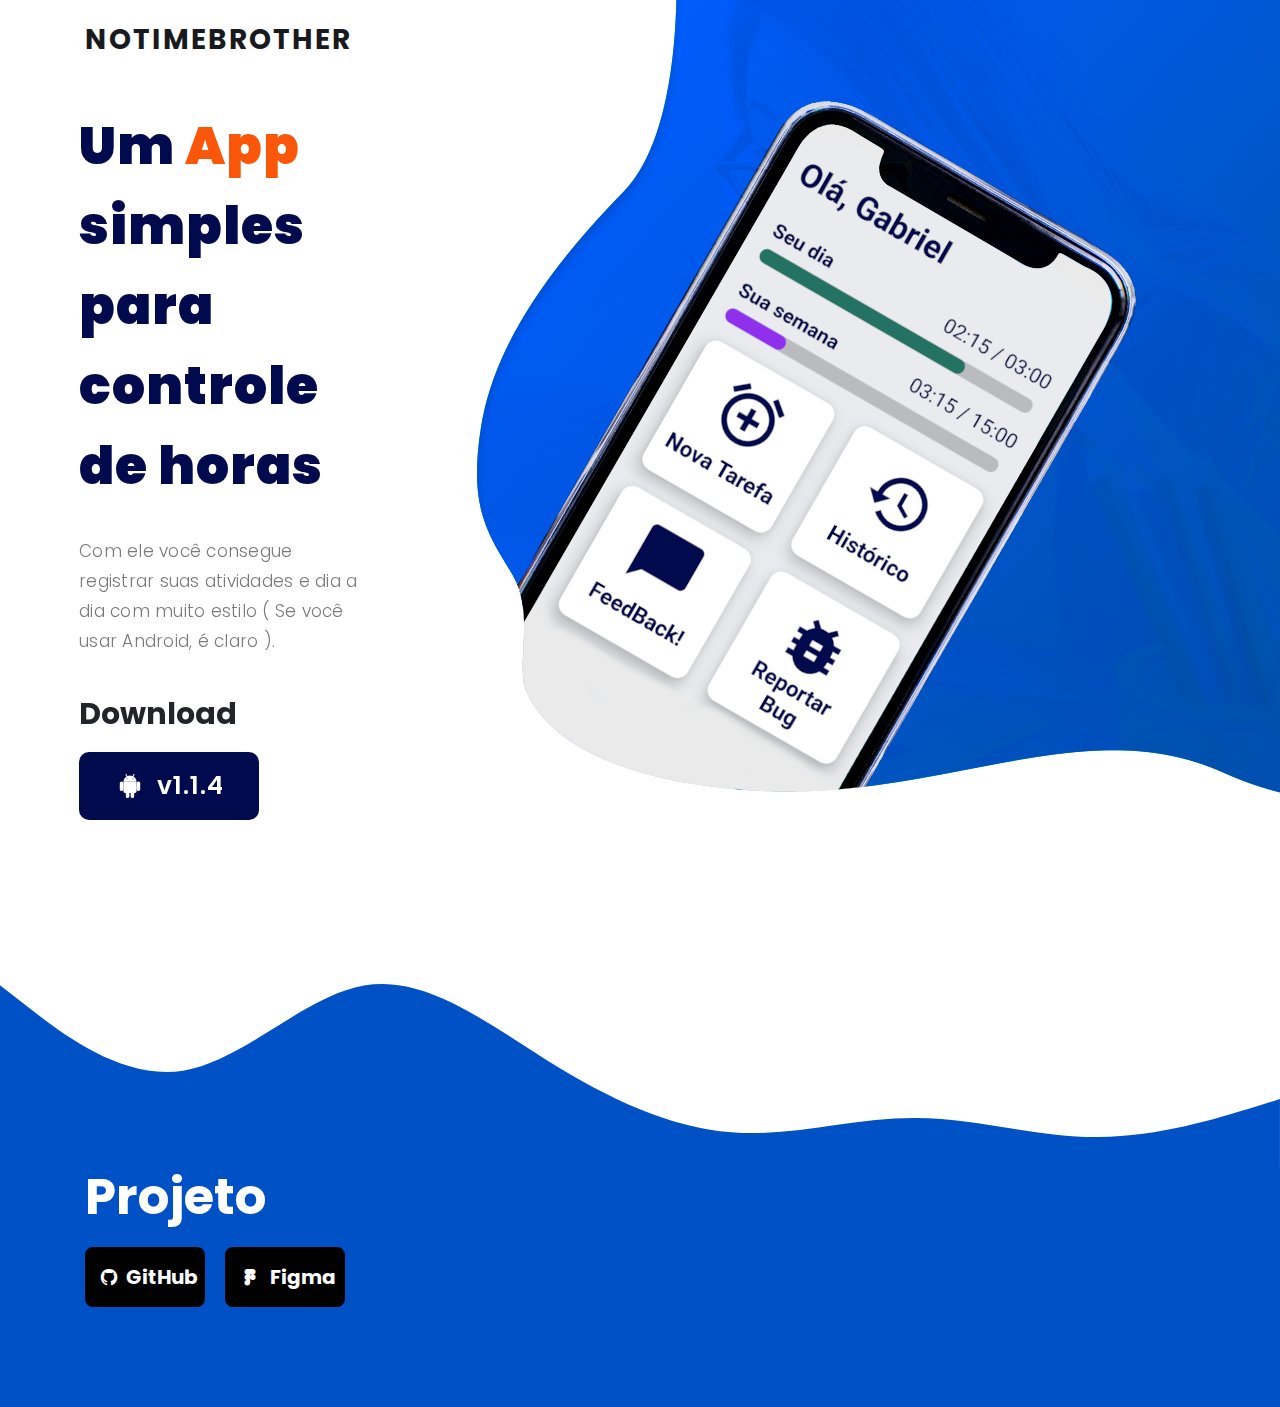
<file: index.html>
<!DOCTYPE html>
<html lang="en">

<head>

    <meta charset="utf-8">
    <meta name="viewport" content="width=device-width, initial-scale=1, shrink-to-fit=no">
    <meta name="description" content="">
    <meta name="author" content="TemplateMo">
    <link href="https://fonts.googleapis.com/css?family=Poppins:100,200,300,400,500,600,700,800,900&display=swap"
        rel="stylesheet">
    <link href='https://unpkg.com/boxicons@2.0.9/css/boxicons.min.css' rel='stylesheet'>
    <link rel="stylesheet" href="assets/css/custom.css">
    <title>NoTimeBrother</title>
    <!--

Lava Landing Page

https://templatemo.com/tm-540-lava-landing-page

-->

    <!-- Additional CSS Files -->
    <link rel="stylesheet" type="text/css" href="assets/css/bootstrap.min.css">

    <link rel="stylesheet" type="text/css" href="assets/css/font-awesome.css">

    <link rel="stylesheet" href="assets/css/templatemo-lava.css">

    <link rel="stylesheet" href="assets/css/owl-carousel.css">

</head>

<body>

    <!-- ***** Preloader Start ***** -->
    <div id="preloader">
        <div class="jumper">
            <div></div>
            <div></div>
            <div></div>
        </div>
    </div>
    <!-- ***** Preloader End ***** -->


    <!-- ***** Header Area Start ***** -->
    <header class="header-area header-sticky">
        <div class="container">
            <div class="row">
                <div class="col-12">
                    <nav class="main-nav">
                        <!-- ***** Logo Start ***** -->
                        <a href="index.html" class="logo">
                            NoTimeBrother
                        </a>
                        <!-- ***** Logo End ***** -->
                        <!-- ***** Menu Start ***** -->
                        <!--<ul class="nav">
                            <li class="scroll-to-section"><a href="#welcome" class="menu-item">Home</a></li>
                            <li class="scroll-to-section"><a href="#about" class="menu-item">About</a></li>
                            <li class="scroll-to-section"><a href="#testimonials" class="menu-item">Testimonials</a>
                            </li>
                            <li class="submenu">
                                <a href="javascript:;">Drop Down</a>
                                <ul>
                                    <li><a href="" class="menu-item">About Us</a></li>
                                    <li><a href="" class="menu-item">Features</a></li>
                                    <li><a href="" class="menu-item">FAQ's</a></li>
                                    <li><a href="" class="menu-item">Blog</a></li>
                                </ul>
                            </li>
                            <li class="scroll-to-section"><a href="#contact-us" class="menu-item">Contact Us</a></li>
                        </ul>
                        <a class='menu-trigger'>
                            <span>Menu</span>
                        </a>-->
                        <!-- ***** Menu End ***** -->
                    </nav>
                </div>
            </div>
        </div>
    </header>
    <!-- ***** Header Area End ***** -->


    <!-- ***** Welcome Area Start ***** -->
    <div class="welcome-area" id="welcome">

        <!-- ***** Header Text Start ***** -->
        <div class="header-text">
            <div class="container">
                <div class="row">
                    <div class="left-text col-lg-6 col-md-12 col-sm-12 col-xs-12"
                        data-scroll-reveal="enter left move 30px over 0.6s after 0.4s">
                        <h1>Um <em>App</em> simples para controle de horas </h1>
                        <p>Com ele você consegue registrar suas atividades e dia a dia com muito estilo ( Se você usar
                            Android, é claro ).</p>
                        <h3 class="download-title">Download</h3>
                        <a href="https://github.com/IPROjr-SI/IPRO-no-time-brother/releases/download/v1.1.4/ipro.no.time.brother_v1.1.4.apk"
                            class="main-button-slider"><i class='bx bxl-android' style="font-size: 2rem;"></i>v1.1.4</a>
                    </div>
                </div>
            </div>
        </div>
        <!-- ***** Header Text End ***** -->
    </div>
    <svg xmlns="http://www.w3.org/2000/svg" viewBox="0 0 1440 300" class="wav-clip-path">
        <path fill="#0051c6" fill-opacity="1" d="M0,96L34.3,122.7C68.6,149,137,203,206,192C274.3,181,343,107,411,96C480,85,549,139,617,181.3C685.7,224,754,256,823,261.3C891.4,267,960,245,1029,245.3C1097.1,245,1166,267,1234,266.7C1302.9,267,1371,245,1406,234.7L1440,224L1440,320L1405.7,320C1371.4,320,1303,320,1234,320C1165.7,320,1097,320,1029,320C960,320,891,320,823,320C754.3,320,686,320,617,320C548.6,320,480,320,411,320C342.9,320,274,320,206,320C137.1,320,69,320,34,320L0,320Z"></path>
      </svg>
    <div class="project-area">
        <div class="project-info-section container">

            <h2>Projeto</h2>
            <ul>
                <li><a href="https://github.com/IPROjr-SI/IPRO-no-time-brother" target="_blank" id="github"><i
                            class='bx bxl-github'></i>GitHub</a></li>
                <li><a href="https://www.figma.com/file/9PJJ3upCRPqFz8M4zsm2lx/No-time-brother?node-id=0%3A1"
                        target="_blank" id="figma"><i class='bx bxl-figma'></i>Figma</a></li>
            </ul>
        </div>
    </div>
    <!-- ***** Welcome Area End ***** -->




    <!-- ***** Footer Start ***** -->
    <!--<footer id="contact-us">
        <div class="container">
            
            <div class="row">
                <div class="col-lg-12">
                    <div class="sub-footer">
                        <p>Copyright &copy; 2020 Lava Landing Page

                        | Designed by <a rel="nofollow" href="https://templatemo.com">TemplateMo</a></p>
                    </div>
                </div>
            </div>
        </div>
    </footer>-->

    <!-- jQuery -->
    <script src="assets/js/jquery-2.1.0.min.js"></script>

    <!-- Bootstrap -->
    <script src="assets/js/popper.js"></script>
    <script src="assets/js/bootstrap.min.js"></script>

    <!-- Plugins -->
    <script src="assets/js/owl-carousel.js"></script>
    <script src="assets/js/scrollreveal.min.js"></script>
    <script src="assets/js/waypoints.min.js"></script>
    <script src="assets/js/jquery.counterup.min.js"></script>
    <script src="assets/js/imgfix.min.js"></script>

    <!-- Global Init -->
    <script src="assets/js/custom.js"></script>

    <script src="assets/js/downloadApp.js"></script>

</body>

</html>
</file>
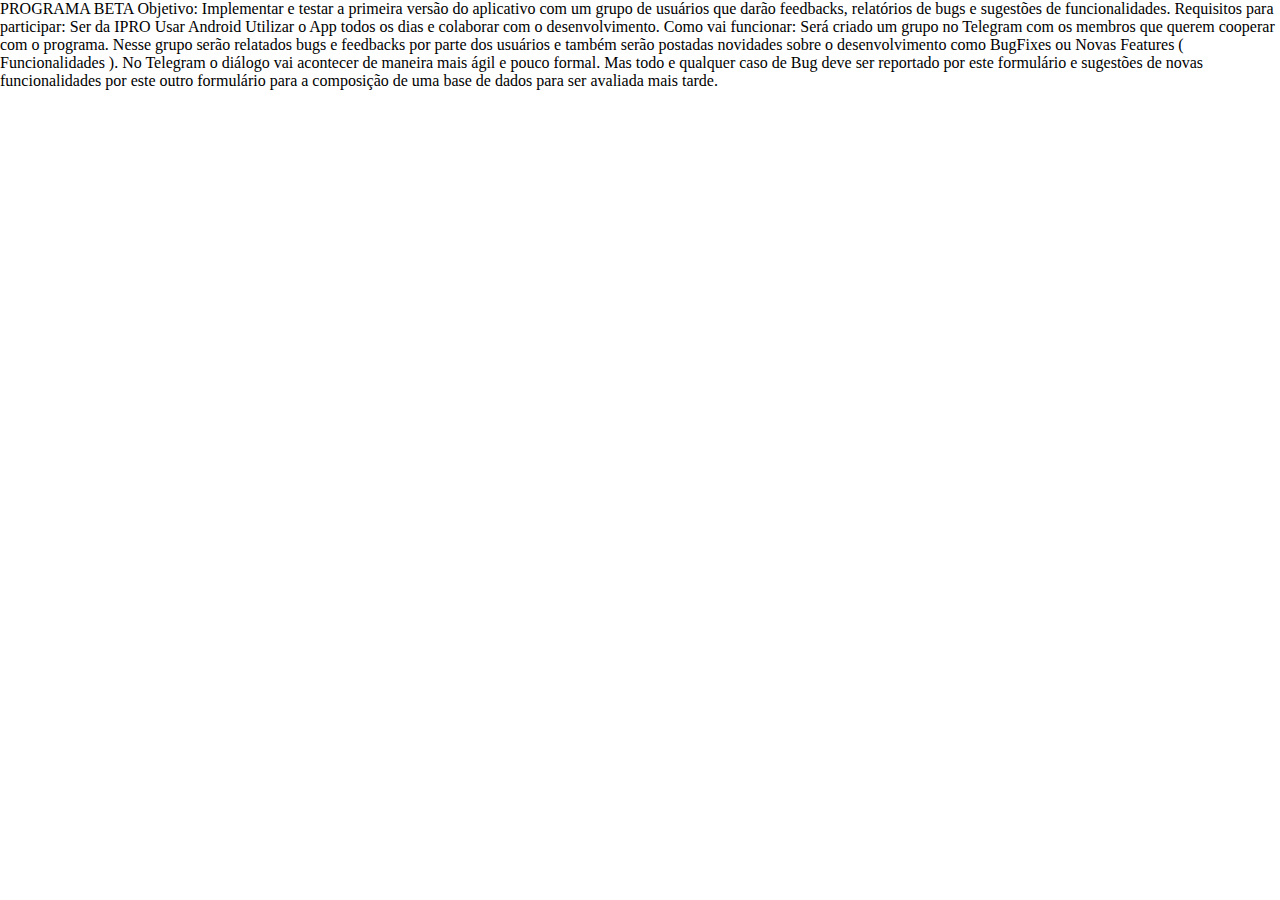
<file: assets/pages/beta.html>
<!DOCTYPE html>
<html lang="en">
<head>
    <meta charset="UTF-8">
    <meta http-equiv="X-UA-Compatible" content="IE=edge">
    <meta name="viewport" content="width=device-width, initial-scale=1.0">
    <link rel="stylesheet" href="../css/beta.css">
    <title>Document</title>
</head>
<body>
    <header>

    </header>
    <main>
        PROGRAMA BETA
        Objetivo:
        Implementar e testar a primeira versão do aplicativo com um grupo de usuários que darão feedbacks, relatórios de bugs e sugestões de funcionalidades.
        Requisitos para participar:
        Ser da IPRO
        Usar Android
        Utilizar o App todos os dias e colaborar com o desenvolvimento.
        Como vai funcionar:
        Será criado um grupo no Telegram com os membros que querem cooperar com o programa. Nesse grupo serão relatados bugs e feedbacks por parte dos usuários e também serão postadas novidades sobre o desenvolvimento como BugFixes ou Novas Features ( Funcionalidades ).
        No Telegram o diálogo vai acontecer de maneira mais ágil e pouco formal. Mas todo e qualquer caso de Bug deve ser reportado por este formulário e sugestões de novas funcionalidades por este outro formulário para a composição de uma base de dados para ser avaliada mais tarde.
        
    </main>
</body>
</html>
</file>
<file: assets/css/custom.css>
.project-area{
    width: 100%;
    background-color: #0051c6;
    background-repeat: no-repeat;
    background-position: right top;
}
@media (max-width: 1420px) {
    .project-area .header-text {
      width: 70%;
      margin-left: 5%;
    }
  }
  
  @media (max-width: 1320px) {
    .project-area .header-text .left-text {
      margin-top: 50%;
    }
    .project-area .header-text {
      width: 50%;
      margin-left: 5%;
    }
  }
  
  @media (max-width: 1140px) {
    .project-area {
      height: auto;
    }
    .project-area .header-text {       
      width: 92%;
      padding-top: 793px;
    }
    .project-area .header-text .left-text {
      margin-top: 5%;
      transform: none !important;
    }
  }
  @media (max-width: 810px) {
    .project-area {
      background-size: contain;
    }
  
    .project-area .header-text {
      padding-top: 100%;
      margin-left: 0;
    }
      
    .container-fluid .col-md-12 {
      margin-right: 0px;
      padding-right: 0px;
    }
  }
  .wav-clip-path{
      
  }
.project-info-section{
    padding-bottom: 100px;
}
.project-info-section h2{
    font-weight: bold;
    color:white;
    margin-bottom: 20px;
    font-size: 50px;
}
.project-info-section ul{
    display: flex;
    flex-direction: row;
    width: 260px;
    justify-content: space-between;
}
.project-info-section ul li{
    height: 60px;
}
.project-info-section ul li a{
    height: 100%;
    width: 120px;
    display: grid;
    grid-template-columns: 1fr 2fr;
    place-items: center;
    text-align: center;
    border-radius: 8px;
    font-weight: bold;
    font-size: 20px;
    padding: 5px;
    list-style: none;
    text-decoration: none;
    color: white;
    background-color: black;
    border: 2px solid black;
}
.project-info-section ul li a#github:hover{
    background-color: white;
    color: black;
}
.project-info-section ul li a#figma:hover{
    color: black;
    background-color: #db74ff;
}
</file>
<file: assets/css/templatemo-lava.css>
/*

Lava Landing Page

https://templatemo.com/tm-540-lava-landing-page

*/

/* ---------------------------------------------
Table of contents
------------------------------------------------
01. font & reset css
02. reset
03. global styles
04. header
05. welcome
06. features
07. testimonials
08. contact
09. footer
10. preloader

--------------------------------------------- */
/* 
---------------------------------------------
font & reset css
--------------------------------------------- 
*/
@import url("https://fonts.googleapis.com/css?family=Poppins:100,200,300,400,500,600,700,800,900");
/* 
---------------------------------------------
reset
--------------------------------------------- 
*/
html, body, div, span, applet, object, iframe, h1, h2, h3, h4, h5, h6, p, blockquote, div
pre, a, abbr, acronym, address, big, cite, code, del, dfn, em, font, img, ins, kbd, q,
s, samp, small, strike, strong, sub, sup, tt, var, b, u, i, center, dl, dt, dd, ol, ul, li,
figure, header, nav, section, article, aside, footer, figcaption {
  margin: 0;
  padding: 0;
  border: 0;
  outline: 0;
}

.clearfix:after {
  content: ".";
  display: block;
  clear: both;
  visibility: hidden;
  line-height: 0;
  height: 0;
}

.clearfix {
  display: inline-block;
}

html[xmlns] .clearfix {
  display: block;
}

* html .clearfix {
  height: 1%;
}

ul, li {
  padding: 0;
  margin: 0;
  list-style: none;
}

header, nav, section, article, aside, footer, hgroup {
  display: block;
}

* {
  box-sizing: border-box;
}

html, body {
  font-family: 'Poppins', sans-serif;
  font-weight: 400;
  background-color: #e9ebef;
  font-size: 16px;
  -ms-text-size-adjust: 100%;
  -webkit-font-smoothing: antialiased;
  -moz-osx-font-smoothing: grayscale;
}

a {
  text-decoration: none !important;
}

h1, h2, h3, h4, h5, h6 {
  margin-top: 0px;
  margin-bottom: 0px;
}

ul {
  margin-bottom: 0px;
}

p {
  font-size: 15px;
  line-height: 25px;
  color: #888;
}

/* 
---------------------------------------------
global styles
--------------------------------------------- 
*/
html,
body {
  background: #fff;
  font-family: 'Poppins', sans-serif;
}

::selection {
  background: #f1556a;
  color: #fff;
}

::-moz-selection {
  background: #f1556a;
  color: #fff;
}

@media (max-width: 991px) {
  html, body {
    overflow-x: hidden;
  }
  .mobile-top-fix {
    margin-top: 30px;
    margin-bottom: 0px;
  }
  .mobile-bottom-fix {
    margin-bottom: 30px;
  }
  .mobile-bottom-fix-big {
    margin-bottom: 60px;
  }
}
h3.download-title{
  font-size: 30px;
  font-weight: bold;
  margin-bottom: 20px;
}
a.main-button-slider i{
  font-size: 30px;
}
a.main-button-slider {
  font-size: 25px;
  border-radius: 10px;
  padding: 15px 25px;
  max-width: 180px;
  background-color: #000a4c;
  display: flex;
  flex-direction: row;
  align-items: center;
  justify-content: space-evenly;
  color: #fff;
  font-weight: 600;
  letter-spacing: 1px;
  -webkit-transition: all 0.3s ease 0s;
  -moz-transition: all 0.3s ease 0s;
  -o-transition: all 0.3s ease 0s;
  transition: all 0.3s ease 0s;
}

a.main-button-slider:hover {
  background-color: #1db954;
}

a.main-button {
  font-size: 14px;
  border-radius: 25px;
  padding: 15px 25px;
  background-color: #f4813f;
  text-transform: uppercase;
  color: #fff;
  font-weight: 600;
  letter-spacing: 1px;
  -webkit-transition: all 0.3s ease 0s;
  -moz-transition: all 0.3s ease 0s;
  -o-transition: all 0.3s ease 0s;
  transition: all 0.3s ease 0s;
}

a.main-button:hover {
  background-color: #f1556a;
}

button.main-button {
  outline: none;
  border: none;
  cursor: pointer;
  font-size: 14px;
  border-radius: 25px;
  padding: 15px 25px;
  background-color: #f4813f;
  text-transform: uppercase;
  color: #fff;
  font-weight: 600;
  letter-spacing: 1px;
  -webkit-transition: all 0.3s ease 0s;
  -moz-transition: all 0.3s ease 0s;
  -o-transition: all 0.3s ease 0s;
  transition: all 0.3s ease 0s;
}

button.main-button:hover {
  background-color: #f1556a;
}


.center-heading {
  margin-bottom: 70px;
}

.center-heading h2 {
  margin-top: 0px;
  text-align: center;
  font-size: 42px;
  font-weight: 700;
  color: #1e1e1e;
  margin-bottom: 25px;
}

.center-heading h2 em {
  font-style: normal;
  color: #f4813f;
}

.center-heading p {
  font-size: 15px;
  color: #888;
  text-align: center;
}


/* 
---------------------------------------------
header
--------------------------------------------- 
*/

.background-header {
  background-color: #fff;
  height: 80px!important;
  position: fixed!important;
  top: 0px;
  left: 0px;
  right: 0px;
  box-shadow: 0px 0px 10px rgba(0,0,0,0.15)!important;
}

.background-header .logo,
.background-header .main-nav .nav li a {
  color: #1e1e1e!important;
}

.background-header .main-nav .nav li:hover a {
  color: #fba70b!important;
}

.background-header .nav li a.active {
  color: #fba70b!important;
}

.header-area {
  position: absolute;
  top: 0px;
  left: 0px;
  right: 0px;
  z-index: 100;
  height: 100px;
  -webkit-transition: all .5s ease 0s;
  -moz-transition: all .5s ease 0s;
  -o-transition: all .5s ease 0s;
  transition: all .5s ease 0s;
}

.header-area .main-nav {
  min-height: 80px;
  background: transparent;
}

.header-area .main-nav .logo {
  line-height: 80px;
  color: #191a20;
  font-size: 28px;
  font-weight: 700;
  text-transform: uppercase;
  letter-spacing: 2px;
  float: left;
  -webkit-transition: all 0.3s ease 0s;
  -moz-transition: all 0.3s ease 0s;
  -o-transition: all 0.3s ease 0s;
  transition: all 0.3s ease 0s;
}


.header-area .main-nav .nav {
  float: left;
  margin-top: 27px;
  margin-left: 15%;
  margin-right: 0px;
  background-color: #fff;
  padding: 0px 20px;
  -webkit-transition: all 0.3s ease 0s;
  -moz-transition: all 0.3s ease 0s;
  -o-transition: all 0.3s ease 0s;
  transition: all 0.3s ease 0s;
  position: relative;
  z-index: 999;
}

.header-area .main-nav .nav li {
  padding-left: 20px;
  padding-right: 20px;
}

.header-area .main-nav .nav li:last-child {
  padding-right: 0px;
}

.header-area .main-nav .nav li a {
  display: block;
  font-weight: 500;
  font-size: 13px;
  color: #7a7a7a;
  text-transform: uppercase;
  -webkit-transition: all 0.3s ease 0s;
  -moz-transition: all 0.3s ease 0s;
  -o-transition: all 0.3s ease 0s;
  transition: all 0.3s ease 0s;
  height: 40px;
  line-height: 40px;
  border: transparent;
  letter-spacing: 1px;
}

.header-area .main-nav .nav li:hover a {
  color: #fba70b;
}

.header-area .main-nav .nav li.submenu {
  position: relative;
  padding-right: 35px;
}

.header-area .main-nav .nav li.submenu:after {
  font-family: FontAwesome;
  content: "\f107";
  font-size: 12px;
  color: #7a7a7a;
  position: absolute;
  right: 18px;
  top: 12px;
}

.header-area .main-nav .nav li.submenu ul {
  position: absolute;
  width: 200px;
  box-shadow: 0 2px 28px 0 rgba(0, 0, 0, 0.06);
  overflow: hidden;
  top: 40px;
  opacity: 0;
  transform: translateY(-2em);
  visibility: hidden;
  z-index: -1;
  transition: all 0.3s ease-in-out 0s, visibility 0s linear 0.3s, z-index 0s linear 0.01s;
}

.header-area .main-nav .nav li.submenu ul li {
  margin-left: 0px;
  padding-left: 0px;
  padding-right: 0px;
}

.header-area .main-nav .nav li.submenu ul li a {
  display: block;
  background: #fff;
  color: #7a7a7a!important;
  padding-left: 20px;
  height: 40px;
  line-height: 40px;
  -webkit-transition: all 0.3s ease 0s;
  -moz-transition: all 0.3s ease 0s;
  -o-transition: all 0.3s ease 0s;
  transition: all 0.3s ease 0s;
  position: relative;
  font-size: 13px;
  border-bottom: 1px solid #f5f5f5;
}

.header-area .main-nav .nav li.submenu ul li a:before {
  content: '';
  position: absolute;
  width: 0px;
  height: 40px;
  left: 0px;
  top: 0px;
  bottom: 0px;
  -webkit-transition: all 0.3s ease 0s;
  -moz-transition: all 0.3s ease 0s;
  -o-transition: all 0.3s ease 0s;
  transition: all 0.3s ease 0s;
  background: #fba70b;
}

.header-area .main-nav .nav li.submenu ul li a:hover {
  background: #fff;
  color: #fba70b!important;
  padding-left: 25px;
}

.header-area .main-nav .nav li.submenu ul li a:hover:before {
  width: 3px;
}

.header-area .main-nav .nav li.submenu:hover ul {
  visibility: visible;
  opacity: 1;
  z-index: 1;
  transform: translateY(0%);
  transition-delay: 0s, 0s, 0.3s;
}

.header-area .main-nav .menu-trigger {
  cursor: pointer;
  display: block;
  position: absolute;
  top: 23px;
  width: 32px;
  height: 40px;
  text-indent: -9999em;
  z-index: 99;
  right: 40px;
  display: none;
}

.header-area .main-nav .menu-trigger span,
.header-area .main-nav .menu-trigger span:before,
.header-area .main-nav .menu-trigger span:after {
  -moz-transition: all 0.4s;
  -o-transition: all 0.4s;
  -webkit-transition: all 0.4s;
  transition: all 0.4s;
  background-color: #1e1e1e;
  display: block;
  position: absolute;
  width: 30px;
  height: 2px;
  left: 0;
}

.background-header .main-nav .menu-trigger span,
.background-header .main-nav .menu-trigger span:before,
.background-header .main-nav .menu-trigger span:after {
  background-color: #1e1e1e;
}

.header-area .main-nav .menu-trigger span:before,
.header-area .main-nav .menu-trigger span:after {
  -moz-transition: all 0.4s;
  -o-transition: all 0.4s;
  -webkit-transition: all 0.4s;
  transition: all 0.4s;
  background-color: #1e1e1e;
  display: block;
  position: absolute;
  width: 30px;
  height: 2px;
  left: 0;
  width: 75%;
}

.background-header .main-nav .menu-trigger span:before,
.background-header .main-nav .menu-trigger span:after {
  background-color: #1e1e1e;
}

.header-area .main-nav .menu-trigger span:before,
.header-area .main-nav .menu-trigger span:after {
  content: "";
}

.header-area .main-nav .menu-trigger span {
  top: 16px;
}

.header-area .main-nav .menu-trigger span:before {
  -moz-transform-origin: 33% 100%;
  -ms-transform-origin: 33% 100%;
  -webkit-transform-origin: 33% 100%;
  transform-origin: 33% 100%;
  top: -10px;
  z-index: 10;
}

.header-area .main-nav .menu-trigger span:after {
  -moz-transform-origin: 33% 0;
  -ms-transform-origin: 33% 0;
  -webkit-transform-origin: 33% 0;
  transform-origin: 33% 0;
  top: 10px;
}

.header-area .main-nav .menu-trigger.active span,
.header-area .main-nav .menu-trigger.active span:before,
.header-area .main-nav .menu-trigger.active span:after {
  background-color: transparent;
  width: 100%;
}

.header-area .main-nav .menu-trigger.active span:before {
  -moz-transform: translateY(6px) translateX(1px) rotate(45deg);
  -ms-transform: translateY(6px) translateX(1px) rotate(45deg);
  -webkit-transform: translateY(6px) translateX(1px) rotate(45deg);
  transform: translateY(6px) translateX(1px) rotate(45deg);
  background-color: #1e1e1e;
}

.background-header .main-nav .menu-trigger.active span:before {
  background-color: #1e1e1e;
}

.header-area .main-nav .menu-trigger.active span:after {
  -moz-transform: translateY(-6px) translateX(1px) rotate(-45deg);
  -ms-transform: translateY(-6px) translateX(1px) rotate(-45deg);
  -webkit-transform: translateY(-6px) translateX(1px) rotate(-45deg);
  transform: translateY(-6px) translateX(1px) rotate(-45deg);
  background-color: #1e1e1e;
}

.background-header .main-nav .menu-trigger.active span:after {
  background-color: #1e1e1e;
}

.header-area.header-sticky {
  min-height: 80px;
}

.header-area.header-sticky .nav {
  margin-top: 20px !important;
}

.header-area.header-sticky .nav li a.active {
  color: #fba70b;
}

@media (max-width: 1200px) {
  .header-area .main-nav .nav li {
    padding-left: 12px;
    padding-right: 12px;
  }
  .header-area .main-nav:before {
    display: none;
  }
}

@media (max-width: 991px) {
  .logo {
    text-align: center;
    float: none!important;
  }
  .header-area {
    background-color: #f7f7f7;
    padding: 0px 15px;
    height: 80px;
    box-shadow: none;
    text-align: center;
  }
  .header-area .container {
    padding: 0px;
  }
  .header-area .logo {
    margin-left: 30px;
  }
  .header-area .menu-trigger {
    display: block !important;
  }
  .header-area .main-nav {
    overflow: hidden;
  }
  .header-area .main-nav .nav {
    float: none;
    width: 100%;
    margin-top: 0px !important;
    display: none;
    -webkit-transition: all 0s ease 0s;
    -moz-transition: all 0s ease 0s;
    -o-transition: all 0s ease 0s;
    transition: all 0s ease 0s;
    margin-left: 0px;
  }
  .header-area .main-nav .nav li:first-child {
    border-top: 1px solid #eee;
  }
  .header-area .main-nav .nav li {
    width: 100%;
    background: #fff;
    border-bottom: 1px solid #eee;
    padding-left: 0px !important;
    padding-right: 0px !important;
  }
  .header-area .main-nav .nav li a {
    height: 50px !important;
    line-height: 50px !important;
    padding: 0px !important;
    border: none !important;
    background: #f7f7f7 !important;
    color: #191a20 !important;
  }
  .header-area .main-nav .nav li a:hover {
    background: #eee !important;
    color: #fba70b!important;
  }
  .header-area .main-nav .nav li.submenu ul {
    position: relative;
    visibility: inherit;
    opacity: 1;
    z-index: 1;
    transform: translateY(0%);
    transition-delay: 0s, 0s, 0.3s;
    top: 0px;
    width: 100%;
    box-shadow: none;
    height: 0px;
  }
  .header-area .main-nav .nav li.submenu ul li a {
    font-size: 12px;
    font-weight: 400;
  }
  .header-area .main-nav .nav li.submenu ul li a:hover:before {
    width: 0px;
  }
  .header-area .main-nav .nav li.submenu ul.active {
    height: auto !important;
  }
  .header-area .main-nav .nav li.submenu:after {
    color: #3B566E;
    right: 25px;
    font-size: 14px;
    top: 15px;
  }
  .header-area .main-nav .nav li.submenu:hover ul, .header-area .main-nav .nav li.submenu:focus ul {
    height: 0px;
  }
}

@media (min-width: 992px) {
  .header-area .main-nav .nav {
    display: flex !important;
  }
}


/* 
---------------------------------------------
welcome
--------------------------------------------- 
*/
.welcome-area {
  width: 100%;
  height: 100vh;
  min-height: 793px;
  background-image: url(../images/banner-bg.png);
  background-repeat: no-repeat;
  background-position: right top;
}

.welcome-area .header-text .left-text {
  position: relative;
  align-self: center;
  margin-top: 35%;
  transform: perspective(1px) translateY(-30%) !important;
}

.welcome-area .header-text h1 {
  font-weight: 900;
  font-size: 52px;
  line-height: 80px;
  letter-spacing: 1px;
  margin-bottom: 30px;
  color: #000a4c;
}

.welcome-area .header-text h1 em {
  font-style: normal;
  color: #Fa570a;
}

.welcome-area .header-text p {
  font-weight: 300;
  font-size: 17px;
  color: #7a7a7a;
  line-height: 30px;
  letter-spacing: 0.25px;
  margin-bottom: 40px;
  position: relative;
}

@media (max-width: 1420px) {
  .welcome-area .header-text {
    width: 70%;
    margin-left: 5%;
  }
}

@media (max-width: 1320px) {
  .welcome-area .header-text .left-text {
    margin-top: 50%;
  }
  .welcome-area .header-text {
    width: 50%;
    margin-left: 5%;
  }
}

@media (max-width: 1140px) {
  .welcome-area {
    height: auto;
  }
  .welcome-area .header-text {       
    width: 92%;
    padding-top: 793px;
  }
  .welcome-area .header-text .left-text {
    margin-top: 5%;
    transform: none !important;
  }
}
@media (max-width: 810px) {
  .welcome-area {
    background-size: contain;
  }

  .welcome-area .header-text {
    padding-top: 100%;
    margin-left: 0;
  }
    
  .container-fluid .col-md-12 {
    margin-right: 0px;
    padding-right: 0px;
  }
}

/*
---------------------------------------------
about
---------------------------------------------
*/

#about {
  padding: 100px 0px;
  position: relative;
  z-index: 9;
}

@media (max-width: 992px) {
  .features-item {
    margin-bottom: 45px;
  }
}

.features-item {
  border-radius: 5px;
  padding: 60px 30px;
  text-align: center;
  box-shadow: 0px 0px 10px rgba(0,0,0,0.1);
}

.features-item h2 {
  z-index: 9;
  position: absolute;
  top: 15px;
  left: 45px;
  font-size: 100px;
  font-weight: 600;
  color: #fdefe9;
}

.features-item img {
  z-index: 10;
  position: relative;
  max-width: 100%;
  margin-bottom: 40px;
}

.features-item h4 {
  margin-top: 0px;
  font-size: 22px;
  color: #1e1e1e;
  margin-bottom: 25px;
}

.features-item .main-button {
  margin-top: 35px;
  display: inline-block;
}


/*
---------------------------------------------
promotion
---------------------------------------------
*/

.left-image-decor {
  background-image: url(../images/left-bg-decor.png);
  background-repeat: no-repeat;
  position: absolute;
  width: 100%;
  display: inline-block;
  height: 110%;
  margin-top: -200px;
}

#promotion {
  padding: 100px 0px;
}

#promotion .left-image {
  align-self: center;
}

#promotion .right-text ul {
  padding: 0;
  margin: 0;
}

#promotion .right-text ul li {
  display: inline-block;
  margin-bottom: 60px;
}

#promotion .right-text ul li:last-child {
  margin-bottom: 0px;
}

#promotion .right-text img {
  display: inline-block;
  float: left;
  margin-right: 30px;
}

#promotion .right-text h4 {
  font-size: 22px;
  color: #1e1e1e;
  margin-bottom: 15px;
  margin-top: 3px;
}


/*
--------------------------------------------
testimonials
--------------------------------------------
*/
.right-image-decor {
  background-image: url(../images/right-bg-decor.png);
  background-repeat: no-repeat;
  background-position: right center;
  position: absolute;
  width: 100%;
  display: inline-block;
  height: 110%;
  margin-top: -200px;
}

#testimonials {
  padding-top: 100px;
  position: relative;
  z-index: 9;
}

#testimonials .item {
  position: relative;
}

#testimonials .item .testimonial-content {
  background: rgb(244,129,63);
  background: linear-gradient(145deg, rgba(244,129,63,1) 0%, rgba(241,85,106,1) 100%);
  margin-left: 60px;
  padding: 40px 30px;
  text-align: center;
  border-radius: 5px;
}

#testimonials .item .testimonial-content ul li {
  display: inline-block;
  margin: 0px 1px;
}

#testimonials .item .testimonial-content ul li i {
  color: #fff;
  font-size: 13px;
}

#testimonials .item .testimonial-content h4 {
  font-size: 22px;
  margin-top: 20px;
  color: #fff;
}

#testimonials .item .testimonial-content p {
  color: #fff;
  font-style: italic;
  font-weight: 200;
  margin: 20px 0px 15px 0px;
}

#testimonials .item .testimonial-content span {
  color: #fff;
  font-weight: 200;
  font-size: 13px;
}

#testimonials .author img {
  max-width: 120px;
  margin-bottom: -60px;
}

.owl-carousel .owl-nav button.owl-next span {
  z-index: 10;
  top: 45%;
  border-radius: 10px;
  font-size: 46px;
  color: #fff;
  right: -210px;
  width: 80px;
  height: 80px;
  line-height: 80px;
  text-align: center;
  display: inline-block;
  background: rgb(244,129,63);
  background: linear-gradient(145deg, rgba(244,129,63,1) 0%, rgba(241,85,106,1) 100%);
  position: absolute;
}

.owl-carousel .owl-nav button.owl-prev span {
  z-index: 9;
  top: 30%;
  border-radius: 10px;
  font-size: 46px;
  color: #fff;
  right: -150px;
  width: 80px;
  height: 80px;
  line-height: 80px;
  text-align: center;
  display: inline-block;
  background: rgb(244,129,63);
  background: linear-gradient(145deg, rgba(244,129,63,1) 0%, rgba(241,85,106,1) 100%);
  position: absolute;
}

@media screen and (max-width: 1060px) {
  .owl-carousel .owl-nav {
    display: none!important;
  }
}

/* 
---------------------------------------------
footer
--------------------------------------------- 
*/

@media (max-width: 992px) {
  footer {
    padding-top: 0px!important;
    margin-top: 0px!important;
  }
  .contact-form {
    margin-bottom: 45px;
  }
  footer .right-content {
    text-align: center;
  }
  footer .footer-content {
    padding: 60px 0px!important;
  }
}

footer {
  margin-top: 200px;
  padding-top: 120px;
  background-image: url(../images/footer-bg.png);
  background-repeat: no-repeat;
  background-position: center center;
  background-size: cover;
  width: 100%;
}

footer .footer-content {
  padding: 120px 0px;
}

.contact-form {
  position: relative;
  z-index: 10;
  padding: 45px;
  border-radius: 5px;
  background-color: #fff;
  box-shadow: 0px 0px 10px rgba(0,0,0,0.1);
  
}

footer .right-content {
  align-self: center;
}

.contact-form input,
.contact-form textarea {
  color: #777;
  font-size: 13px;
  border: 1px solid #eee;
  background-color: #f7f7f7;
  border-radius: 5px;
  width: 100%;
  height: 50px;
  outline: none;
  padding-left: 20px;
  padding-right: 20px;
  -webkit-appearance: none;
  -moz-appearance: none;
  appearance: none;
  margin-bottom: 30px;
}

.contact-form textarea {
  height: 150px;
  resize: none;
  padding: 20px;
}

.contact-form {
  text-align: center;
}

.contact-form ::-webkit-input-placeholder { /* Edge */
  color: #7a7a7a;
}

.contact-form :-ms-input-placeholder { /* Internet Explorer 10-11 */
  color: #7a7a7a;
}

.contact-form ::placeholder {
  color: #7a7a7a;
}

.footer-content .right-content {
  color: #fff;
}

.footer-content .right-content h2 {
  margin-top: 0px;
  margin-bottom: 30px;
  font-size: 42px;
  text-transform: capitalize;
  font-weight: 700;
  letter-spacing: 1px;
}

.footer-content .right-content h2 em {
  font-style: normal;
  color: #fba70b;
}

.footer-content .right-content p {
  color: #FFF;
}

.footer-content .right-content a {
  color: #FFF;
}

.footer-content .right-content a:hover {
  color: #FC3;
}

footer .social {
  overflow: hidden;
  margin-top: 30px;
}

footer .social li:first-child {
  margin-left: 0px;
}

footer .social li {
  margin: 0px 7.5px;
  display: inline-block;
}

footer .social li a {
  color: #fff;
  text-align: center;
  background-color: transparent;
  border: 1px solid #fff;
  width: 44px;
  height: 44px;
  line-height: 44px;
  border-radius: 50%;
  display: inline-block;
  font-size: 16px;
  -webkit-transition: all 0.3s ease 0s;
  -moz-transition: all 0.3s ease 0s;
  -o-transition: all 0.3s ease 0s;
  transition: all 0.3s ease 0s;
}

footer .social li a:hover {
  background-color: #fba70b;
  border-color: #fba70b;
  color: #fff;
}

footer .copyright {
  margin-top: 10px;
  font-weight: 400;
  font-size: 15px;
  color: #4a4a4a;
  letter-spacing: 0.88px;
  text-transform: capitalize;
}

footer .sub-footer {
  padding: 60px 0px;
  border-top: 1px solid rgba(250,250,250,0.3);
  text-align: center;
}

footer .sub-footer a {
	color: #FFF;
}

footer .sub-footer a:hover {
	color: #FC3;
}

footer .sub-footer p {
  color: #fff;
  font-size: 15px;
  font-weight: 300;
  letter-spacing: 0.5px;
}

@media (max-width: 991px) {
  footer .copyright {
    text-align: center;
  }
  footer .social {
    text-align: center;
  }
}

/* 
---------------------------------------------
preloader
--------------------------------------------- 
*/
#preloader {
  overflow: hidden;
  background-image: linear-gradient(145deg, #3a4ed4 0%, #000a4c 100%);
  left: 0;
  right: 0;
  top: 0;
  bottom: 0;
  position: fixed;
  z-index: 9999;
  color: #fff;
}

#preloader .jumper {
  left: 0;
  top: 0;
  right: 0;
  bottom: 0;
  display: block;
  position: absolute;
  margin: auto;
  width: 50px;
  height: 50px;
}

#preloader .jumper > div {
  background-color: #fff;
  width: 10px;
  height: 10px;
  border-radius: 100%;
  -webkit-animation-fill-mode: both;
  animation-fill-mode: both;
  position: absolute;
  opacity: 0;
  width: 50px;
  height: 50px;
  -webkit-animation: jumper 1s 0s linear infinite;
  animation: jumper 1s 0s linear infinite;
}

#preloader .jumper > div:nth-child(2) {
  -webkit-animation-delay: 0.33333s;
  animation-delay: 0.33333s;
}

#preloader .jumper > div:nth-child(3) {
  -webkit-animation-delay: 0.66666s;
  animation-delay: 0.66666s;
}

@-webkit-keyframes jumper {
  0% {
    opacity: 0;
    -webkit-transform: scale(0);
    transform: scale(0);
  }
  5% {
    opacity: 1;
  }
  100% {
    -webkit-transform: scale(1);
    transform: scale(1);
    opacity: 0;
  }
}

@keyframes jumper {
  0% {
    opacity: 0;
    -webkit-transform: scale(0);
    transform: scale(0);
  }
  5% {
    opacity: 1;
  }
  100% {
    opacity: 0;
  }
}
</file>
<file: assets/css/owl-carousel.css>
/**
 * Owl Carousel v2.3.4
 * Copyright 2013-2018 David Deutsch
 * Licensed under: SEE LICENSE IN https://github.com/OwlCarousel2/OwlCarousel2/blob/master/LICENSE
 */
/*
 *  Owl Carousel - Core
 */
.owl-carousel {
  display: none;
  width: 100%;
  -webkit-tap-highlight-color: transparent;
  /* position relative and z-index fix webkit rendering fonts issue */
  position: relative;
  z-index: 1; }
  .owl-carousel .owl-stage {
    position: relative;
    -ms-touch-action: pan-Y;
    touch-action: manipulation;
    -moz-backface-visibility: hidden;
    /* fix firefox animation glitch */ }
  .owl-carousel .owl-stage:after {
    content: ".";
    display: block;
    clear: both;
    visibility: hidden;
    line-height: 0;
    height: 0; }
  .owl-carousel .owl-stage-outer {
    position: relative;
    overflow: hidden;
    /* fix for flashing background */
    -webkit-transform: translate3d(0px, 0px, 0px); }
  .owl-carousel .owl-wrapper,
  .owl-carousel .owl-item {
    -webkit-backface-visibility: hidden;
    -moz-backface-visibility: hidden;
    -ms-backface-visibility: hidden;
    -webkit-transform: translate3d(0, 0, 0);
    -moz-transform: translate3d(0, 0, 0);
    -ms-transform: translate3d(0, 0, 0); }
  .owl-carousel .owl-item {
    position: relative;
    min-height: 1px;
    float: left;
    -webkit-backface-visibility: hidden;
    -webkit-tap-highlight-color: transparent;
    -webkit-touch-callout: none; }
  .owl-carousel .owl-item img {
    display: block;
    width: 100%; }
  .owl-carousel .owl-nav.disabled,
  .owl-carousel .owl-dots.disabled {
    display: none; }
  .owl-carousel .owl-nav .owl-prev,
  .owl-carousel .owl-nav .owl-next,
  .owl-carousel .owl-dot {
    cursor: pointer;
    -webkit-user-select: none;
    -khtml-user-select: none;
    -moz-user-select: none;
    -ms-user-select: none;
    user-select: none; }
  .owl-carousel .owl-nav button.owl-prev,
  .owl-carousel .owl-nav button.owl-next,
  .owl-carousel button.owl-dot {
    background: none;
    color: inherit;
    border: none;
    padding: 0 !important;
    font: inherit; }
  .owl-carousel.owl-loaded {
    display: block; }
  .owl-carousel.owl-loading {
    opacity: 0;
    display: block; }
  .owl-carousel.owl-hidden {
    opacity: 0; }
  .owl-carousel.owl-refresh .owl-item {
    visibility: hidden; }
  .owl-carousel.owl-drag .owl-item {
    -ms-touch-action: pan-y;
        touch-action: pan-y;
    -webkit-user-select: none;
    -moz-user-select: none;
    -ms-user-select: none;
    user-select: none; }
  .owl-carousel.owl-grab {
    cursor: move;
    cursor: grab; }
  .owl-carousel.owl-rtl {
    direction: rtl; }
  .owl-carousel.owl-rtl .owl-item {
    float: right; }

/* No Js */
.no-js .owl-carousel {
  display: block; }

/*
 *  Owl Carousel - Animate Plugin
 */
.owl-carousel .animated {
  animation-duration: 1000ms;
  animation-fill-mode: both; }

.owl-carousel .owl-animated-in {
  z-index: 0; }

.owl-carousel .owl-animated-out {
  z-index: 1; }

.owl-carousel .fadeOut {
  animation-name: fadeOut; }

@keyframes fadeOut {
  0% {
    opacity: 1; }
  100% {
    opacity: 0; } }

/*
 * 	Owl Carousel - Auto Height Plugin
 */
.owl-height {
  transition: height 500ms ease-in-out; }

/*
 * 	Owl Carousel - Lazy Load Plugin
 */
.owl-carousel .owl-item {
  /**
			This is introduced due to a bug in IE11 where lazy loading combined with autoheight plugin causes a wrong
			calculation of the height of the owl-item that breaks page layouts
		 */ }
  .owl-carousel .owl-item .owl-lazy {
    opacity: 0;
    transition: opacity 400ms ease; }
  .owl-carousel .owl-item .owl-lazy[src^=""], .owl-carousel .owl-item .owl-lazy:not([src]) {
    max-height: 0; }
  .owl-carousel .owl-item img.owl-lazy {
    transform-style: preserve-3d; }

/*
 * 	Owl Carousel - Video Plugin
 */
.owl-carousel .owl-video-wrapper {
  position: relative;
  height: 100%;
  background: #000; }

.owl-carousel .owl-video-play-icon {
  position: absolute;
  height: 80px;
  width: 80px;
  left: 50%;
  top: 50%;
  margin-left: -40px;
  margin-top: -40px;
  background: url("owl.video.play.png") no-repeat;
  cursor: pointer;
  z-index: 1;
  -webkit-backface-visibility: hidden;
  transition: transform 100ms ease; }

.owl-carousel .owl-video-play-icon:hover {
  -ms-transform: scale(1.3, 1.3);
      transform: scale(1.3, 1.3); }

.owl-carousel .owl-video-playing .owl-video-tn,
.owl-carousel .owl-video-playing .owl-video-play-icon {
  display: none; }

.owl-carousel .owl-video-tn {
  opacity: 0;
  height: 100%;
  background-position: center center;
  background-repeat: no-repeat;
  background-size: contain;
  transition: opacity 400ms ease; }

.owl-carousel .owl-video-frame {
  position: relative;
  z-index: 1;
  height: 100%;
  width: 100%; }
</file>
<file: assets/css/beta.css>
body{
    margin: 0;
    padding: 0;
    display: flex;
    justify-content: center;
}
main{
    
}
</file>
